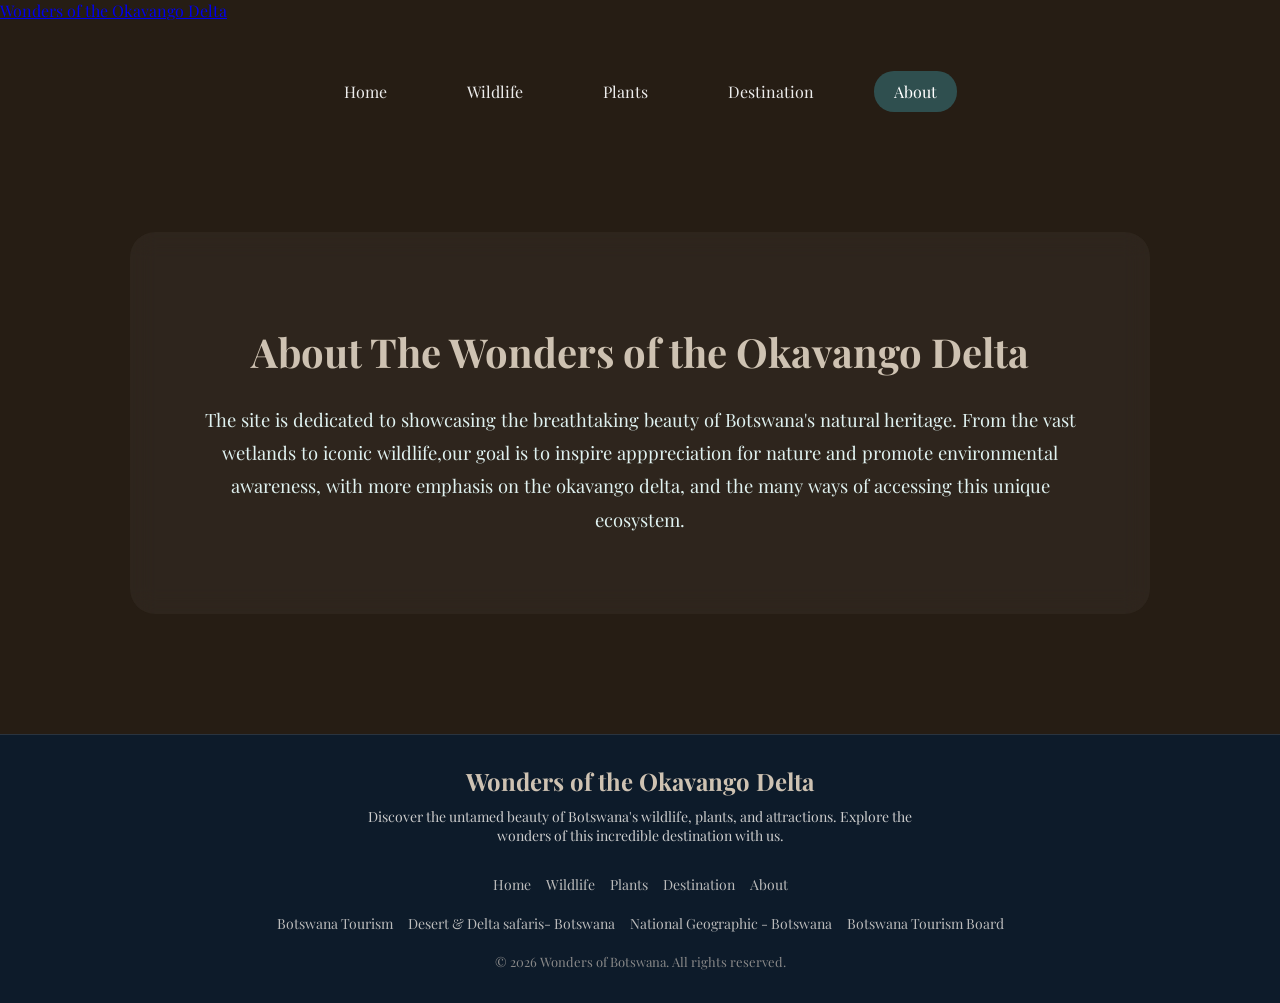
<file: about.html>
<!DOCTYPE html>
<html lang="en">
<head>
<meta charset="UTF-8">
<meta name="viewport" content="width=device-width, initial-scale=1.0">

<title>About Nature Hub</title>

<link rel="preconnect" href="https://fonts.googleapis.com">
<link rel="preconnect" href="https://fonts.gstatic.com" crossorigin>
<link href="https://fonts.googleapis.com/css2?family=Playfair+Display:ital,wght@0,400..900;1,400..900&display=swap" rel="stylesheet">
<link rel="stylesheet" href="style.css">
</head>

<body>
<header>
<div class="logo">
  <a href="index.html">Wonders of the Okavango Delta</a>
</div>

<section>
<nav class="navbar">
 <a href="index.html" >Home</a>
 <a href="wildlife.html">Wildlife</a>
 <a href="plants.html">Plants</a>
 <a href="destination.html">Destination</a>
 <a href="about.html" class="active">About</a>
</nav> 
</section>


    <section id="about" class="about-section">
  <h2>About The Wonders of the Okavango Delta</h2>
  <p>
      The site is dedicated to showcasing the breathtaking beauty of Botswana's natural heritage.
       From the vast wetlands to iconic wildlife,our goal is to inspire apppreciation
       for nature and promote environmental awareness, with more emphasis on the okavango delta, and the many ways of accessing this unique ecosystem.
  </p>
 
</section>
</header>

<footer class="footer">
  <h2 class="footer-logo">Wonders of the Okavango Delta</h2>

  <p class="footer-description">Discover the untamed beauty of Botswana's wildlife, plants, and attractions. Explore the wonders of this incredible destination with us.</p>

  <div class="footer-links">
    <a href="index.html">Home</a>
    <a href="wildlife.html">Wildlife</a>
    <a href="plants.html">Plants</a>
    <a href="destination.html">Destination</a>
    <a href="about.html">About</a>
  </div>

  <div class="footer-external"> 
    <a href="https://www.botswana.co.za/" target="_blank">Botswana Tourism</a>
    <a href="https://desertdelta.com/" target="_blank">Desert & Delta safaris- Botswana</a>
    <a href="https://www.nationalgeographic.com/travel/destinations/africa/botswana/" target="_blank">National Geographic - Botswana</a>
    <a href="https://www.botswanatourism.co.bw/" target="_blank">Botswana Tourism Board</a>
  </div>

  <p class="footer-copy">&copy; 2026 Wonders of Botswana. All rights reserved.</p>
</footer>
</body>
</html>
</file>
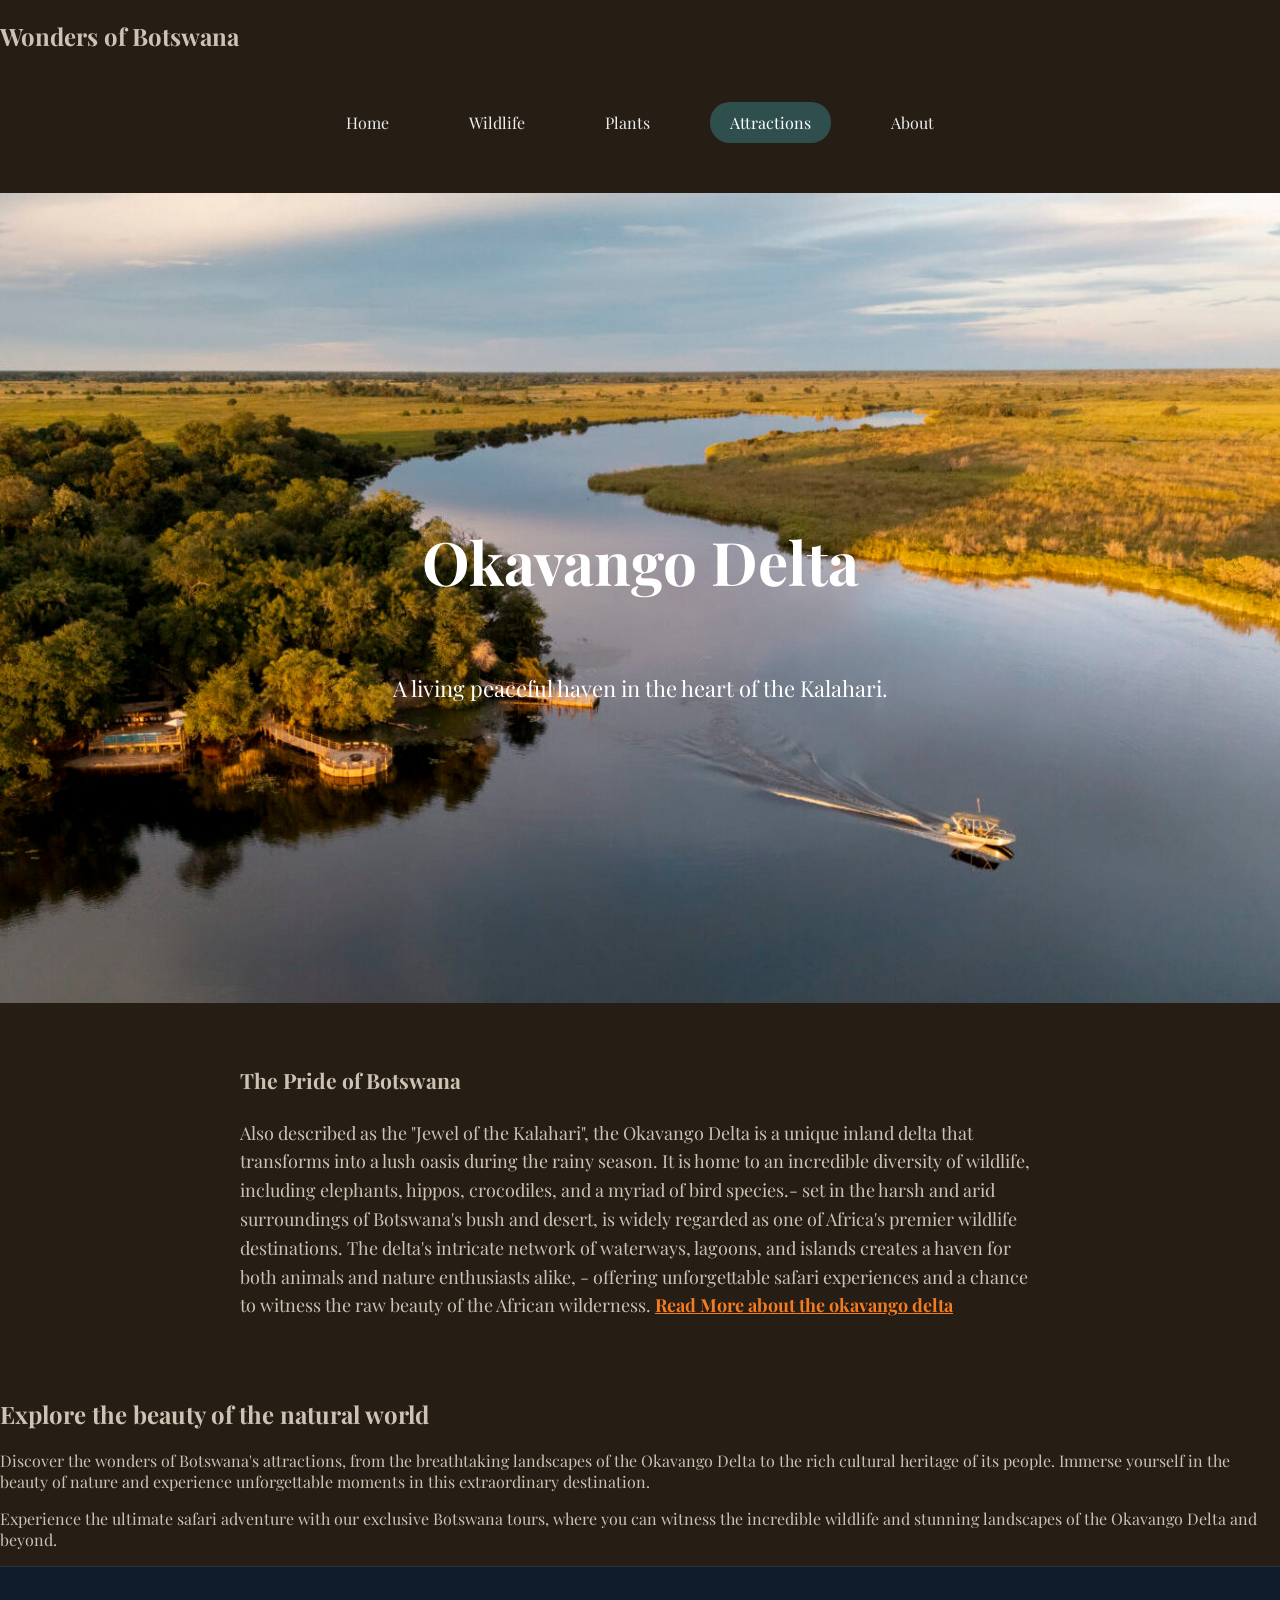
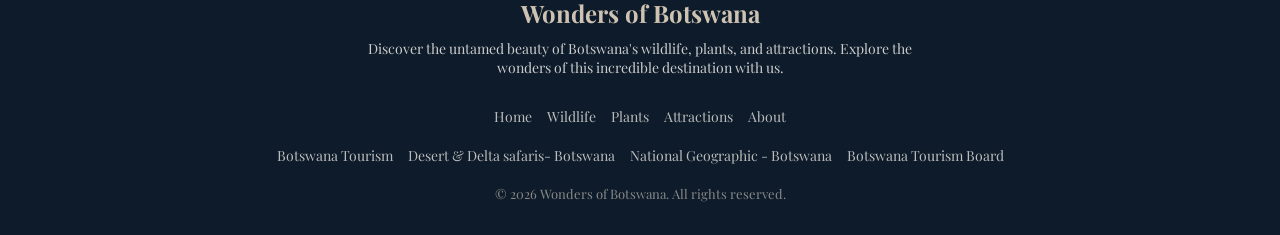
<file: attractions.html>
<!DOCTYPE html>
<html lang="en">
<head>
<meta charset="UTF-8">
<meta name="viewport" content="width=device-width, initial-scale=1.0">

<title>Attractions in Botswana</title>
<link rel="preconnect" href="https://fonts.googleapis.com">
<link rel="preconnect" href="https://fonts.gstatic.com" crossorigin>
<link href="https://fonts.googleapis.com/css2?family=Playfair+Display:ital,wght@0,400..900;1,400..900&display=swap" rel="stylesheet">
<link rel="stylesheet" href="style.css">
</head>

<body>
<header> 
<section>
 <h1>Wonders of Botswana</h1>
</section>



 <section>
<div class="navbar">
 <a href="index.html" >Home</a>
 <a href="wildlife.html">Wildlife</a>
 <a href="plants.html">Plants</a>
 <a href="attractions.html" class="active">Attractions</a>
 <a href="about.html">About</a>
</div> 
</section>


<section class="hero-delta">
  <h2>Okavango Delta</h2>
  <p>A living peaceful haven in the heart of the Kalahari.</p>
</section>


<section class="story">
  <h3>The Pride of Botswana</h3>
  <p>
     Also described as the "Jewel of the Kalahari", the Okavango Delta is a unique inland delta that transforms into a lush oasis during the rainy season. It is home to an incredible diversity of wildlife, including elephants, hippos, crocodiles, and a myriad of bird species.-
     set in the harsh and arid surroundings of Botswana's bush and desert, is widely regarded as one of Africa's premier wildlife destinations. The delta's intricate network of waterways, lagoons, and islands creates a haven for both animals and nature enthusiasts alike, -
     offering unforgettable safari experiences and a chance to witness the raw beauty of the African wilderness.
  <span class="read-more-container"> 
    <a href="https://desertdelta.com/destinations/okavango-delta/#footer-text" class="story-link">Read More about the okavango delta</a>
  </span>
    </p>
</section>

 <section>
<h2>Explore the beauty of the natural world</h2>
<p>Discover the wonders of Botswana's attractions, from the breathtaking landscapes of the Okavango Delta to the rich cultural heritage of its people. Immerse yourself in the beauty of nature and experience unforgettable moments in this extraordinary destination.</p>
</section>

<section class="camp-section">
  <div class="camp">
    <p class="camp-text">Experience the ultimate safari adventure with our exclusive Botswana tours, where you can witness the incredible wildlife and stunning landscapes of the Okavango Delta and beyond.</p>

  </div>
</section>
</header>

<footer class="footer">
  <h2 class="footer-logo">Wonders of Botswana</h2>

  <p class="footer-description">Discover the untamed beauty of Botswana's wildlife, plants, and attractions. Explore the wonders of this incredible destination with us.</p>

  <div class="footer-links">
    <a href="index.html">Home</a>
    <a href="wildlife.html">Wildlife</a>
    <a href="plants.html">Plants</a>
    <a href="attractions.html">Attractions</a>
    <a href="about.html">About</a>
  </div>

  <div class="footer-external"> 
    <a href="https://www.botswana.co.za/" target="_blank">Botswana Tourism</a>
    <a href="https://desertdelta.com/" target="_blank">Desert & Delta safaris- Botswana</a>
    <a href="https://www.nationalgeographic.com/travel/destinations/africa/botswana/" target="_blank">National Geographic - Botswana</a>
    <a href="https://www.botswanatourism.co.bw/" target="_blank">Botswana Tourism Board</a>
  </div>

  <p class="footer-copy">&copy; 2026 Wonders of Botswana. All rights reserved.</p>
</footer>
</body>
</html>
</file>
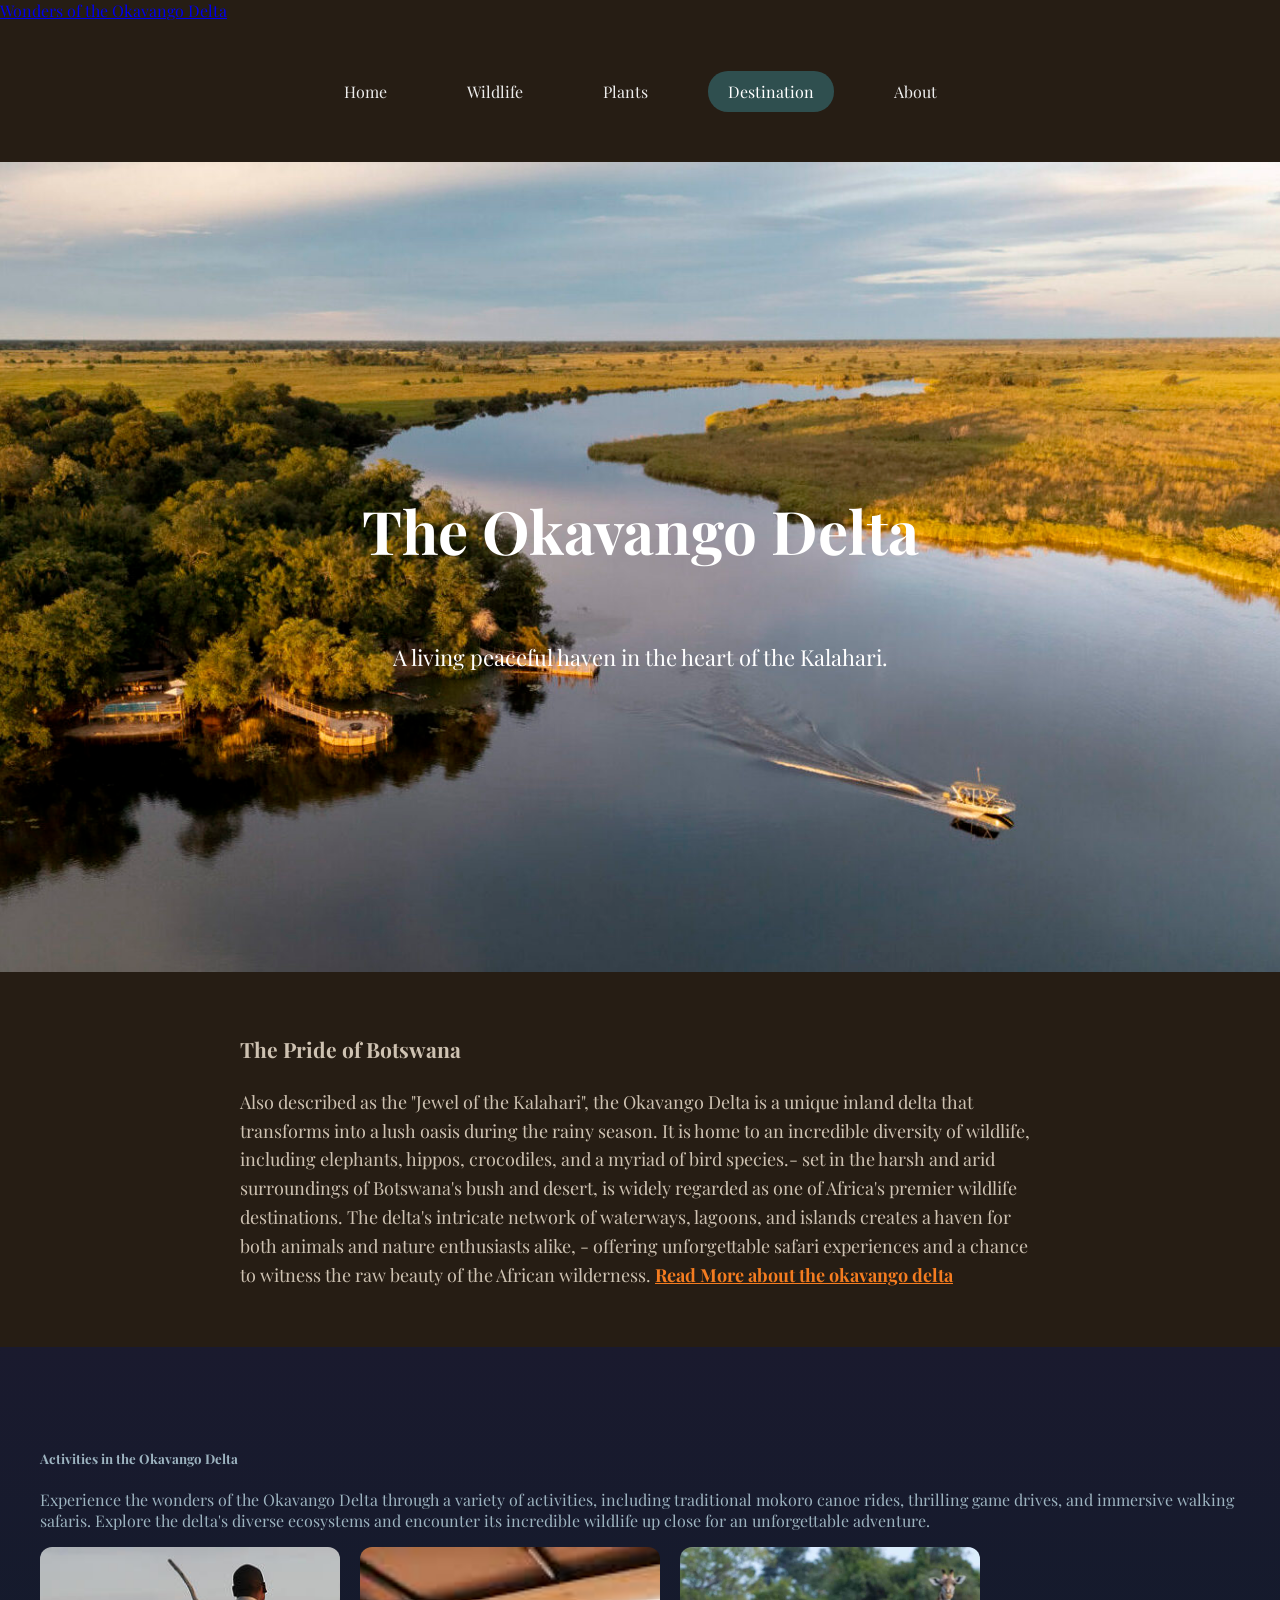
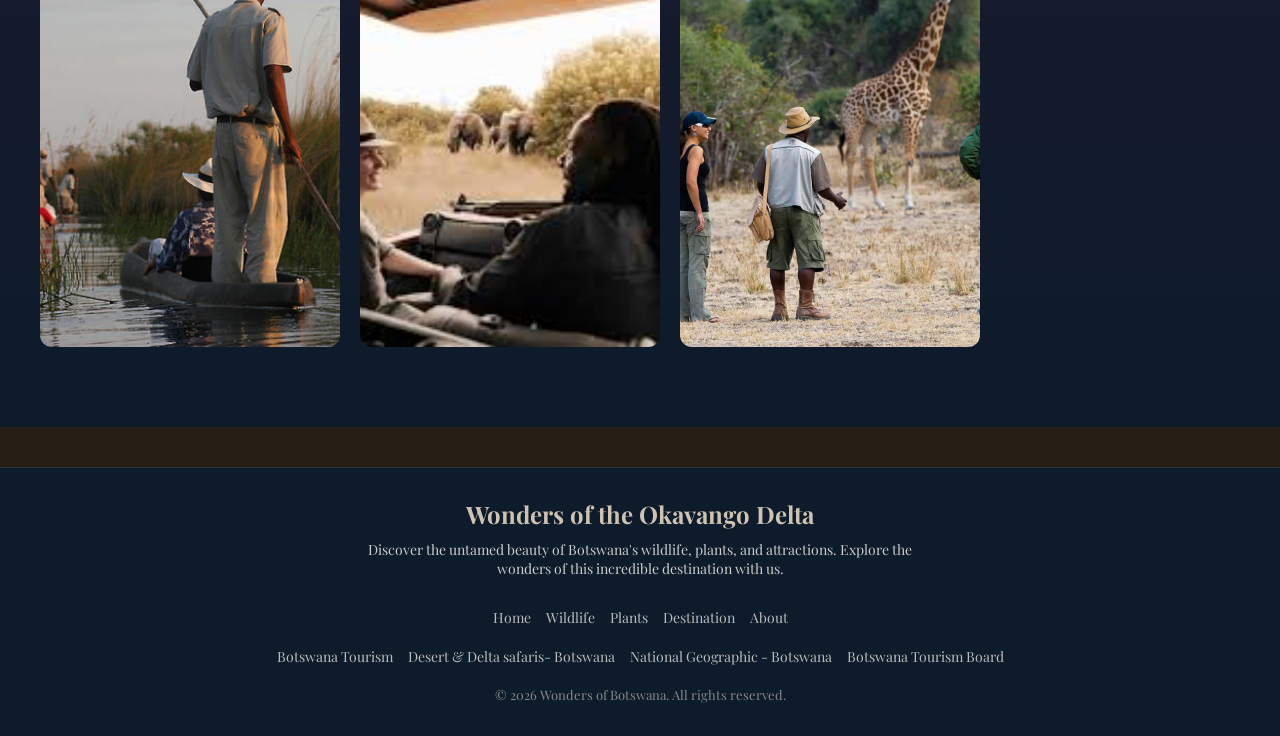
<file: destination.html>
<!DOCTYPE html>
<html lang="en">
<head>
<meta charset="UTF-8">
<meta name="viewport" content="width=device-width, initial-scale=1.0">

<title>Attractions in the Okavango Delta</title>
<link rel="preconnect" href="https://fonts.googleapis.com">
<link rel="preconnect" href="https://fonts.gstatic.com" crossorigin>
<link href="https://fonts.googleapis.com/css2?family=Playfair+Display:ital,wght@0,400..900;1,400..900&display=swap" rel="stylesheet">
<link rel="stylesheet" href="style.css">
</head>

<body>
<header>
<div class="logo">
  <a href="index.html">Wonders of the Okavango Delta</a>
</div>





 <section>
<nav class="navbar">
 <a href="index.html" >Home</a>
 <a href="wildlife.html">Wildlife</a>
 <a href="plants.html">Plants</a>
 <a href="destination.html" class="active">Destination</a>
 <a href="about.html">About</a>
</nav> 
</section>


<section class="hero-delta">
  <h2>The Okavango Delta</h2>
  <p>A living peaceful haven in the heart of the Kalahari.</p>
</section>


<section class="story">
  <h3>The Pride of Botswana</h3>
  <p>
     Also described as the "Jewel of the Kalahari", the Okavango Delta is a unique inland delta that transforms into a lush oasis during the rainy season. It is home to an incredible diversity of wildlife, including elephants, hippos, crocodiles, and a myriad of bird species.-
     set in the harsh and arid surroundings of Botswana's bush and desert, is widely regarded as one of Africa's premier wildlife destinations. The delta's intricate network of waterways, lagoons, and islands creates a haven for both animals and nature enthusiasts alike, -
     offering unforgettable safari experiences and a chance to witness the raw beauty of the African wilderness.
  <span class="read-more-container"> 
    <a href="https://desertdelta.com/destinations/okavango-delta/#footer-text" class="story-link">Read More about the okavango delta</a>
  </span>
    </p>
</section>

<section class="Delta-activities">
  <div class="left"> 
  <h5>Activities in the Okavango Delta</h5>
  </div>
  <div class="right">
  <p>Experience the wonders of the Okavango Delta through a variety of activities, including traditional mokoro canoe rides, thrilling game drives, and immersive walking safaris. Explore the delta's diverse ecosystems and encounter its incredible wildlife up close for an unforgettable adventure.</p>
  </div>
 

 <div class="delta-grid">
  <div class="delta-card">
    <img src="images/me-in-the-delta-590x390.jpg" alt="Mokoro Canoe Ride in the Okavango Delta">
    <h4>Mokoro Canoe Rides</h4>
    <p>Experience the tranquility of the Okavango Delta with a traditional mokoro canoe ride, gliding through serene waterways and immersing yourself in the beauty of nature.</p>
    <a href="https://desertdelta.com/activities/mokoro-canoeing/" class="activities-more-info" target="_blank">Learn More about Mokoro Canoeing</a>
  </div>

  <div class="delta-card">
    <img src="images/images.jpg" alt="Game Drive in the Okavango Delta">
    <h4>Game Drives</h4>
    <p>Embark on thrilling game drives in the Okavango Delta, where you can witness incredible wildlife sightings and experience the raw beauty of the African wilderness up close.</p>
    <a href="https://desertdelta.com/activities/game-drives/" class="activities-more-info" target="_blank">Learn More about Game Drives</a>
  </div>

  <div class="delta-card">
    <img src="images/walking_safari_with_giraffe1.jpg" alt="Walking Safari in the Okavango Delta">
    <h4>Walking Safaris</h4>
    <p>Immerse yourself in the sights and sounds of the Okavango Delta with a walking safari, where you can explore the diverse ecosystems and encounter incredible wildlife up close for an unforgettable adventure.</p>
    <a href="https://desertdelta.com/activities/walking-safaris/" class="activities-more-info" target="_blank">Learn More about Walking Safaris</a>
  </div>
  </div>
</section>
</header>

<footer class="footer">
  <h2 class="footer-logo">Wonders of the Okavango Delta</h2>

  <p class="footer-description">Discover the untamed beauty of Botswana's wildlife, plants, and attractions. Explore the wonders of this incredible destination with us.</p>

  <div class="footer-links">
    <a href="index.html">Home</a>
    <a href="wildlife.html">Wildlife</a>
    <a href="plants.html">Plants</a>
    <a href="destination.html">Destination</a>
    <a href="about.html">About</a>
  </div>

  <div class="footer-external"> 
    <a href="https://www.botswana.co.za/" target="_blank">Botswana Tourism</a>
    <a href="https://desertdelta.com/" target="_blank">Desert & Delta safaris- Botswana</a>
    <a href="https://www.nationalgeographic.com/travel/destinations/africa/botswana/" target="_blank">National Geographic - Botswana</a>
    <a href="https://www.botswanatourism.co.bw/" target="_blank">Botswana Tourism Board</a>
  </div>

  <p class="footer-copy">&copy; 2026 Wonders of Botswana. All rights reserved.</p>
</footer>
</body>
</html>
</file>
<file: style.css>
body{
 background-color: #261D14;
 color: #CEC2B2;
 font-family: 'Playfair Display', serif;
 padding: 0;
 overflow-y: visible;
 margin: 0;
}
  

.bold-text{
 font-weight: bold;
 font-family: 'Georgia', serif;
 font-size: 1.5em;
 color: rgb(11,12,12);
 background-color: #353839;
 padding: 10px 5px 5px;
 max-width: 450px;
 margin: 50px auto;
 border-radius: 6px;
 transition: all 0.3s ease;
 box-shadow:0 4px 6px rgba(0,0,0,0.1);
 text-align: center;
 display: block;

}

.bold-text:hover{
 transform: translateY(-5px);
 box-shadow: 0 12px 18px rgba(0,0,0,0.2);
 backdrop-filter: blur(5px);
 border-radius: 10px;
 background-color: #16201A;
 color: #EDEDED;
}
   

.location{
  font-family: 'Playfair Display', serif;
  font-size: 18px;
  letter-spacing: 1px;
  color:rgba(255, 255, 255, 0.85)

}

.logo img {
  height: 60px;
  width: auto;
}


.navbar{
  display: flex;
  justify-content: center;   
  margin: 50px 0;
  gap: 40px; 
  clear: both;
  
}

.navbar a.active{
 background: #2F4F4F;
 border-radius: 20px;
 color: white;
 

}
 
.navbar a{
  text-decoration: none;
  color: #EDEDED;
  padding: 10px 20px;
  border-radius: 20px;
  transition: background-color 0.3s, transform 0.5s;
 
}

.navbar a:hover {
  background-color: #1E1E1E;
  transform: translateY(-2px); 
} 

.section-title{
    text-align: center;
    font-size: 2.2rem;
    margin: 60px 0 30px;
    color: #EADAC0;
    font-family: 'Playfair Display', serif;
    letter-spacing: 1px;
    position: relative;
}


.carousel-container{
    width: 100%;
    overflow: hidden;
    padding: 30px 0;
}

.carousel-track{
    display: flex;
    gap: 20px;
    animation: slideLoop 30s linear infinite;
}


.carousel-item {
    position: relative;
    width: 300px;
    margin-right: 20px;
    overflow: hidden;
    border-radius: 12px;
}

.carousel-item img {
    width: 100%;
    height: 300px;
    object-fit: cover;
    display: block;
}


/* Overlay styling */
.overlay {
    position: absolute;
    top: 0;
    left: 0;
    width: 50%;
    height: 50%;

    background: rgba(0, 0, 0, 0.5); /* dark transparent layer */
    color: white;

    display: flex;
    flex-direction: column;
    justify-content: center;
    align-items: center;

    text-align: center;
    padding: 15px;

    opacity: 0;
    transition: opacity 0.3s ease;
}

/* Show overlay on hover */
.carousel-item:hover .overlay {
    opacity: 1;
}

                                                                                                                                                                                                                       
@keyframes slideLoop{
    from{
        transform: translateX(0);
    }
    to{
        transform: translateX(-50%);
    }
}

.about-section{
    max-width: 900px;
    margin: 120px auto;
    text-align: center;
    padding: 60px;
    background: rgba(255,255,255,0.04);
    border-radius: 25px;
    backdrop-filter: blur(12px);
}

.about-section h2{
    font-size: 2.5em;
    margin-bottom: 25px;
}

.about-section p{
    font-size: 1.15em;
    line-height: 1.8;
    color: #e0f2f1;
}

.hero-home{

    position: relative;
    height: 70vh; /* Only top portion */
    overflow: hidden;
    background: url("images/andy-robson-dGzS-rpIEXo-unsplash (1).jpg");
    background-size: cover;
    background-position: center;
    display: flex;
    flex-direction: column;
    justify-content: center;
    align-items: center;
    color: white;
    text-align: center;
}


.hero-text{
    z-index: 2;
}

/* Scroll Arrow */

.scroll-down{
    scroll-behavior: smooth;
    position: absolute;
    bottom: 20px;
    left: 50%;
    transform: translate(-50%, 0); 
    font-size: 2rem;
    color: white;
    text-decoration: none;
    z-index: 3;
    animation: bounce 1.5s infinite;
}

@keyframes bounce{
    0%,100%{ transform: translate(-50%, 0); }
    50%{ transform: translate(-50%, 10px); }
}
 

.hero-delta{
    height: 90vh;
    background: url("images/Okavango.jpg");
    background-size: cover;
    background-position: center;
    display: flex;
    flex-direction: column;
    justify-content: center;
    align-items: center;
    color: white;
    text-align: center;
}

.hero-delta h2{
    font-size: 60px;
    
}

.hero-delta p{
    font-size: 22px;
    
}

.story{
    max-width: 800px;
    margin:  auto;
    padding: 40px;
    font-size: 18px;
    line-height: 1.6;
}

.story-link {
    color: #f47c20;      /* safari/orange highlight */
    text-decoration: underline;
    font-weight: bold;
    transition: color 0.3s;
}

.story-link:hover {
    color: #d35b00;      /* darker on hover */
}

.content{

  font-size: 17px;
  line-height: 1.7;
  color: #EADAC0;
  max-width: 700px;
  margin: 20px auto;
  text-align: center;
  font-family: 'Segoe UI', sans-serif;


}

.more-info-safaris {

 color: #A77E55;
  text-decoration: none;
  font-weight: 500;
  border-bottom: 2px solid #A77E55;
  transition: all 0.3s ease;
}

/* Hover effect */
.more-info-safaris:hover {
  color: #70401B;
  border-bottom: 2px solid #70401B;
}

.wildlife-section {
  display: flex;
  flex-wrap: wrap;
  justify-content: center;
  gap: 20px;
  max-width: 1200px;
  margin: 40px auto;
  padding: 0 20px;
}

.wildlife-card {
  background: #f9f9f9;
  border-radius: 12px;
  overflow: hidden;
  flex: 0 1 calc(33.333% - 20px); /* flex-grow, flex-shrink, base width */
  max-width: calc(33.333%); 
  box-shadow: 0 4px 12px rgba(0,0,0,0.1);
  transition: transform 0.3s;
}

.wildlife-card:hover {
  transform: translateY(-5px);
}

.wildlife-card img {
  width: 100%;
  aspect-ratio: 4 / 3;
  object-fit: cover;
}

.wildlife-info {
  padding: 15px;
  text-align: center;
}

.wildlife-info h3 {
  color: #2e7d32;
  margin-bottom: 10px;
}

.wildlife-info p {
  font-size: 14px;
  color: #555;
  margin-bottom: 15px;
}

.wildlife-card .wildlife-link  {
  color: #DCBA93;
  font-weight: 500;
  text-decoration: none;
  border-bottom: 2px solid #DCBA93;
  transition: all 0.3s ease;
}

.wildlife-card .wildlife-link:hover {
  color: #70401B;
  border-bottom: 2px solid #70401B;
}

.flora-section{
  display: flex;
  flex-wrap: wrap;
  justify-content: center;
  gap: 20px;
  max-width: 1200px;
  margin: 40px auto;
  padding: 0 20px;

}

.flora-card{
   background: #f9f9f9;
  border-radius: 12px;
  overflow: hidden;
  flex: 0 1 calc(33.333% - 20px); /* flex-grow, flex-shrink, base width */
  max-width: calc(33.333%); 
  box-shadow: 0 4px 12px rgba(0,0,0,0.1);
  transition: transform 0.3s;

}

.flora-card:hover {
  transform: translateY(-5px);
}

.flora-card img {
  width: 100%;
  aspect-ratio: 4 / 3;
  object-fit: cover;
}

.flora-info {
  padding: 15px;
  text-align: center;
}

.flora-info h2 {
  color: #2e7d32;
  margin-bottom: 10px;
}

.flora-info p {
  font-size: 14px;
  color: #555;
  margin-bottom: 15px;
}


.flora-card .flora-link{
 color: #DCBA93;
  font-weight: 500;
  text-decoration: none;
  border-bottom: 2px solid #DCBA93;
  transition: all 0.3s ease;
}
  
.flora-card .flora-link:hover {
  color: #70401B;
  border-bottom: 2px solid #70401B;
}


.Delta-activities{
background: linear-gradient(
    to bottom,
    #1A1A2E,
    #0D1B2A
);
padding: 80px 40px;
color: #9DB4C0;
margin-bottom: 40px;
}

.activities-more-info{
 color: #CEC2B2;

}

.delta-card {
  width: 300px;
  height: 400px;
  position: relative;
  overflow: hidden;
  border-radius: 12px;

}

.delta-card img {
  width: 100%;
  height: 100%;
  object-fit: cover;
  display: block;
  transition: transform 0.4s ease;

}

.delta-card:hover img {
  transform: scale(1.05);
}

.delta-grid {
display: flex;
gap: 20px;
flex-wrap: wrap;

}






.footer {
  background-color: #0d1b2a; /* deep safari blue */
  color: #fff;
  padding: 10px 30px 20px;
  text-align: center;
  border-top: 1px solid rgba(206, 194, 178, 0.15);
}


/* Logo */
.footer-logo {
  font-size: 24px;
  margin-bottom: 10px;
  color:#CEC2B2;
}

/* Description */
.footer-description {
  max-width: 600px;
  margin: 0 auto 30px;
  font-size: 14px;
  color: #ccc;
}

/* Make links sit side by side */
.footer-links,
.footer-external {
  display: flex;
  justify-content: center;
  flex-wrap: wrap;
  gap: 15px; /* spacing between links */
  margin-bottom: 20px;
}

/* Link styling */
.footer a {
  color: #bbb;
  text-decoration: none;
  font-size: 14px;
  transition: 0.3s;
}

/* Hover effect */
.footer a:hover {
  color: #f4a261; /* warm safari color */
}

/* Copyright */
.footer-copy {
  margin-top: 20px;
  font-size: 13px;
  color: #888;
}
</file>
